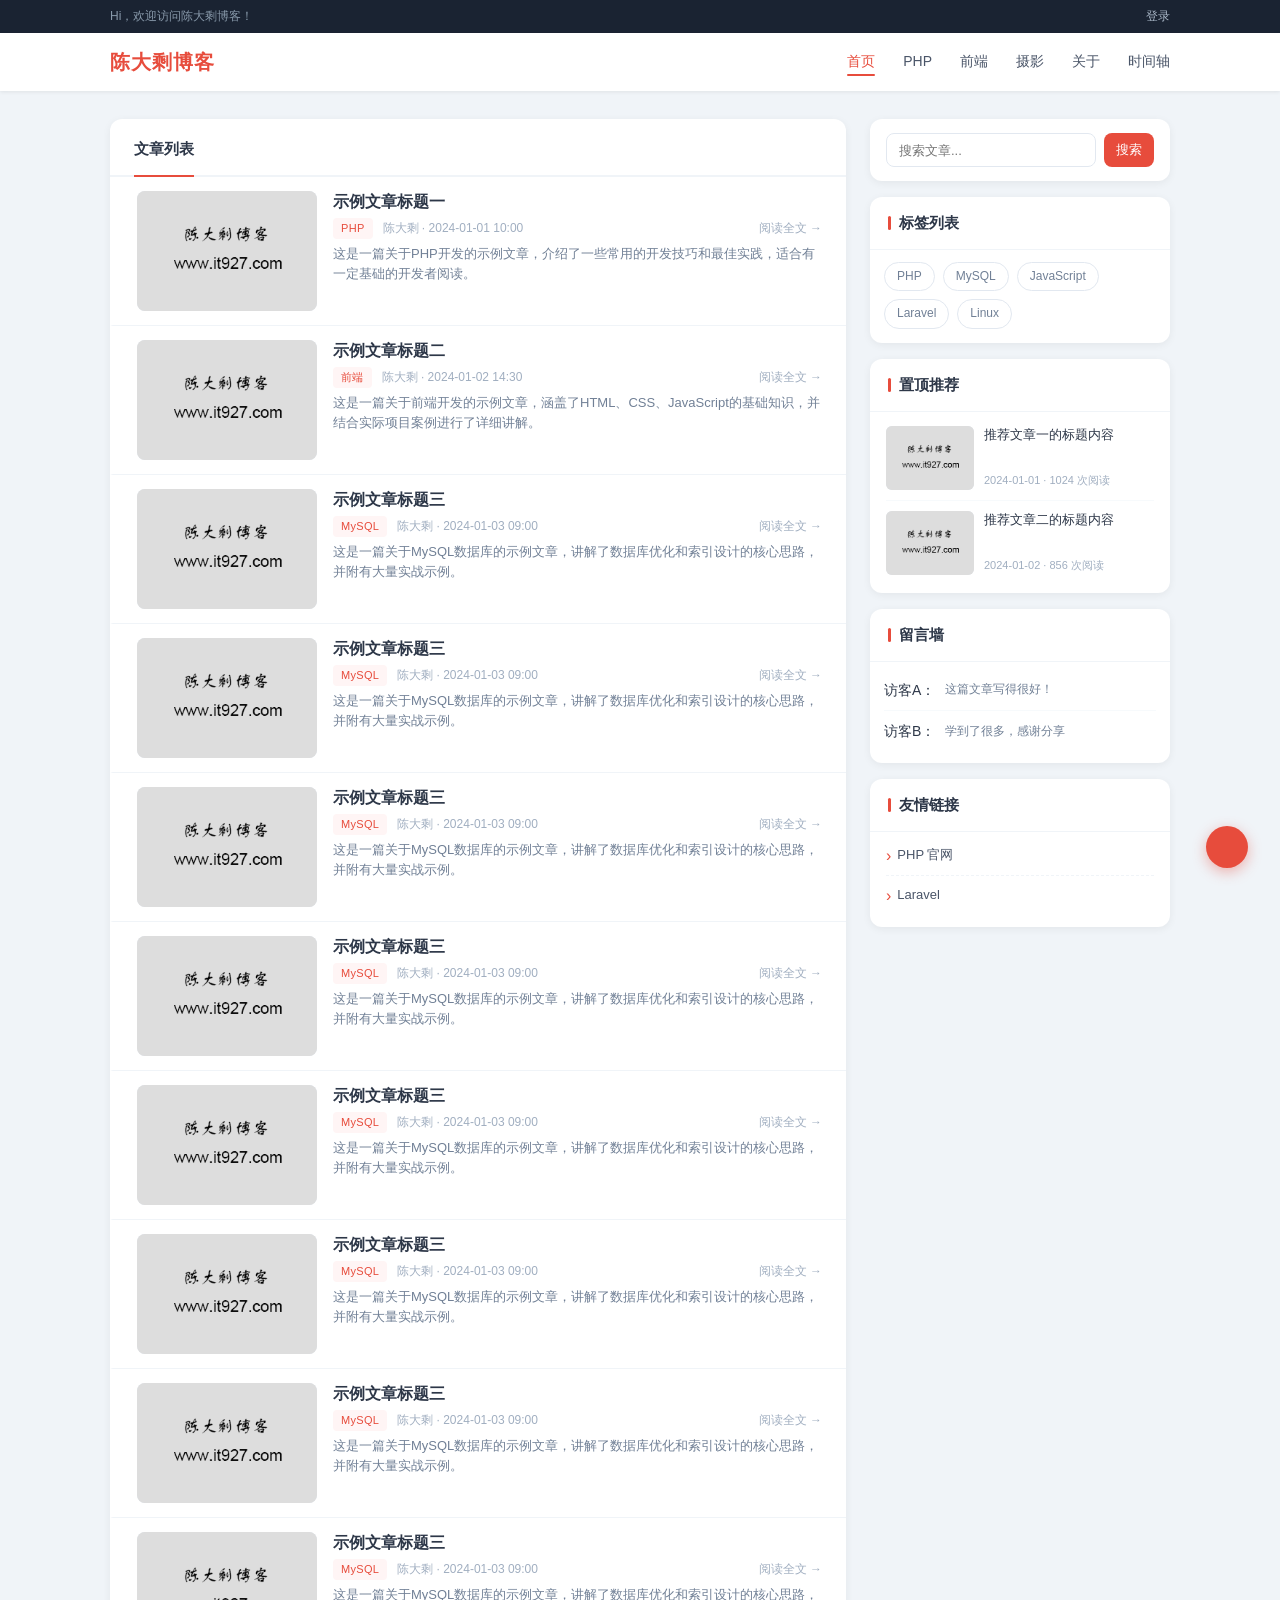
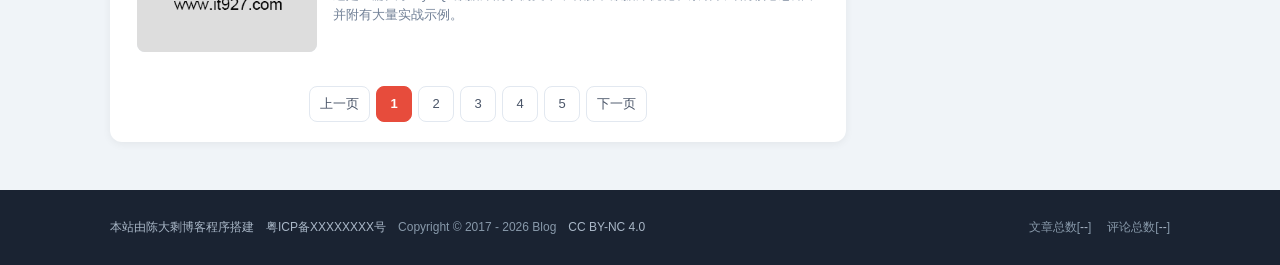
<file: index.html>
<!doctype html>
<html lang="zh-CN">
<head>
    <meta charset="UTF-8">
    <meta name="viewport" content="width=device-width, initial-scale=1.0">
    <title>陈大剩博客</title>
    <meta name="keywords" content="Cxb,php全栈成长之路,陈大剩博客,php程序员,全栈成长之路"/>
    <meta name="description" content="一位正在努力的程序员,记录自己的成长之路！php全栈成长之路,陈大剩博客"/>
    <link rel="shortcut icon" href="/favicon.ico" type="image/x-icon">
    <link rel="stylesheet" href="css/common.css">
</head>
<body>

<!-- 顶部提示栏 -->
<div class="top-bar">
    <div class="container">
        <div class="top-bar-inner">
            <span>Hi，欢迎访问陈大剩博客！</span>
            <a href="#">登录</a>
        </div>
    </div>
</div>

<!-- 导航 -->
<header class="site-header">
    <div class="container">
        <div class="header-inner">
            <a href="index.html" class="site-logo">陈大剩博客</a>
            <nav class="site-nav">
                <a href="index.html" class="active">首页</a>
                <a href="index.html">PHP</a>
                <a href="index.html">前端</a>
                <a href="photo.html">摄影</a>
                <a href="about.html">关于</a>
                <a href="time.html">时间轴</a>
            </nav>
            <button class="nav-toggle" id="navToggle" aria-label="菜单">
                <span></span><span></span><span></span>
            </button>
        </div>
    </div>
    <div class="mobile-nav" id="mobileNav">
        <a href="index.html" class="active">首页</a>
        <a href="index.html">PHP</a>
        <a href="index.html">前端</a>
        <a href="photo.html">摄影</a>
        <a href="about.html">关于</a>
        <a href="time.html">时间轴</a>
    </div>
</header>

<!-- 主内容 -->
<div class="main-wrap">
    <div class="container">
        <div class="main-grid">

            <!-- 文章列表 -->
            <div>
                <div class="articles-section">
                    <div class="section-header">
                        <span class="section-title">文章列表</span>
                    </div>

                    <div class="article-card">
                        <div class="article-thumb">
                            <a href="article.html"><img src="img.png" alt="示例文章标题一"></a>
                        </div>
                        <div class="article-body">
                            <div>
                                <a href="article.html" class="article-title">示例文章标题一</a>
                                <div class="article-meta">
                                    <span class="cat">PHP</span>陈大剩 · 2024-01-01 10:00
                                    <a href="article.html" class="read-more">阅读全文</a>
                                </div>
                                <div class="article-desc">这是一篇关于PHP开发的示例文章，介绍了一些常用的开发技巧和最佳实践，适合有一定基础的开发者阅读。</div>
                            </div>
                        </div>
                    </div>

                    <div class="article-card">
                        <div class="article-thumb">
                            <a href="article.html"><img src="img.png" alt="示例文章标题二"></a>
                        </div>
                        <div class="article-body">
                            <div>
                                <a href="article.html" class="article-title">示例文章标题二</a>
                                <div class="article-meta">
                                    <span class="cat">前端</span>陈大剩 · 2024-01-02 14:30
                                    <a href="article.html" class="read-more">阅读全文</a>
                                </div>
                                <div class="article-desc">这是一篇关于前端开发的示例文章，涵盖了HTML、CSS、JavaScript的基础知识，并结合实际项目案例进行了详细讲解。</div>
                            </div>
                        </div>
                    </div>

                    <div class="article-card">
                        <div class="article-thumb">
                            <a href="article.html"><img src="img.png" alt="示例文章标题三"></a>
                        </div>
                        <div class="article-body">
                            <div>
                                <a href="article.html" class="article-title">示例文章标题三</a>
                                <div class="article-meta">
                                    <span class="cat">MySQL</span>陈大剩 · 2024-01-03 09:00
                                    <a href="article.html" class="read-more">阅读全文</a>
                                </div>
                                <div class="article-desc">这是一篇关于MySQL数据库的示例文章，讲解了数据库优化和索引设计的核心思路，并附有大量实战示例。</div>
                            </div>
                        </div>
                    </div>
                    <div class="article-card">
                        <div class="article-thumb">
                            <a href="article.html"><img src="img.png" alt="示例文章标题三"></a>
                        </div>
                        <div class="article-body">
                            <div>
                                <a href="article.html" class="article-title">示例文章标题三</a>
                                <div class="article-meta">
                                    <span class="cat">MySQL</span>陈大剩 · 2024-01-03 09:00
                                    <a href="article.html" class="read-more">阅读全文</a>
                                </div>
                                <div class="article-desc">这是一篇关于MySQL数据库的示例文章，讲解了数据库优化和索引设计的核心思路，并附有大量实战示例。</div>
                            </div>
                        </div>
                    </div>
                    <div class="article-card">
                        <div class="article-thumb">
                            <a href="article.html"><img src="img.png" alt="示例文章标题三"></a>
                        </div>
                        <div class="article-body">
                            <div>
                                <a href="article.html" class="article-title">示例文章标题三</a>
                                <div class="article-meta">
                                    <span class="cat">MySQL</span>陈大剩 · 2024-01-03 09:00
                                    <a href="article.html" class="read-more">阅读全文</a>
                                </div>
                                <div class="article-desc">这是一篇关于MySQL数据库的示例文章，讲解了数据库优化和索引设计的核心思路，并附有大量实战示例。</div>
                            </div>
                        </div>
                    </div>
                    <div class="article-card">
                        <div class="article-thumb">
                            <a href="article.html"><img src="img.png" alt="示例文章标题三"></a>
                        </div>
                        <div class="article-body">
                            <div>
                                <a href="article.html" class="article-title">示例文章标题三</a>
                                <div class="article-meta">
                                    <span class="cat">MySQL</span>陈大剩 · 2024-01-03 09:00
                                    <a href="article.html" class="read-more">阅读全文</a>
                                </div>
                                <div class="article-desc">这是一篇关于MySQL数据库的示例文章，讲解了数据库优化和索引设计的核心思路，并附有大量实战示例。</div>
                            </div>
                        </div>
                    </div>
                    <div class="article-card">
                        <div class="article-thumb">
                            <a href="article.html"><img src="img.png" alt="示例文章标题三"></a>
                        </div>
                        <div class="article-body">
                            <div>
                                <a href="article.html" class="article-title">示例文章标题三</a>
                                <div class="article-meta">
                                    <span class="cat">MySQL</span>陈大剩 · 2024-01-03 09:00
                                    <a href="article.html" class="read-more">阅读全文</a>
                                </div>
                                <div class="article-desc">这是一篇关于MySQL数据库的示例文章，讲解了数据库优化和索引设计的核心思路，并附有大量实战示例。</div>
                            </div>
                        </div>
                    </div>
                    <div class="article-card">
                        <div class="article-thumb">
                            <a href="article.html"><img src="img.png" alt="示例文章标题三"></a>
                        </div>
                        <div class="article-body">
                            <div>
                                <a href="article.html" class="article-title">示例文章标题三</a>
                                <div class="article-meta">
                                    <span class="cat">MySQL</span>陈大剩 · 2024-01-03 09:00
                                    <a href="article.html" class="read-more">阅读全文</a>
                                </div>
                                <div class="article-desc">这是一篇关于MySQL数据库的示例文章，讲解了数据库优化和索引设计的核心思路，并附有大量实战示例。</div>
                            </div>
                        </div>
                    </div>
                    <div class="article-card">
                        <div class="article-thumb">
                            <a href="article.html"><img src="img.png" alt="示例文章标题三"></a>
                        </div>
                        <div class="article-body">
                            <div>
                                <a href="article.html" class="article-title">示例文章标题三</a>
                                <div class="article-meta">
                                    <span class="cat">MySQL</span>陈大剩 · 2024-01-03 09:00
                                    <a href="article.html" class="read-more">阅读全文</a>
                                </div>
                                <div class="article-desc">这是一篇关于MySQL数据库的示例文章，讲解了数据库优化和索引设计的核心思路，并附有大量实战示例。</div>
                            </div>
                        </div>
                    </div>
                    <div class="article-card">
                        <div class="article-thumb">
                            <a href="article.html"><img src="img.png" alt="示例文章标题三"></a>
                        </div>
                        <div class="article-body">
                            <div>
                                <a href="article.html" class="article-title">示例文章标题三</a>
                                <div class="article-meta">
                                    <span class="cat">MySQL</span>陈大剩 · 2024-01-03 09:00
                                    <a href="article.html" class="read-more">阅读全文</a>
                                </div>
                                <div class="article-desc">这是一篇关于MySQL数据库的示例文章，讲解了数据库优化和索引设计的核心思路，并附有大量实战示例。</div>
                            </div>
                        </div>
                    </div>

                    <!-- 分页 -->
                    <div class="pagination">
                        <a href="#">上一页</a>
                        <span class="active">1</span>
                        <a href="#">2</a>
                        <a href="#">3</a>
                        <a href="#">4</a>
                        <a href="#">5</a>
                        <a href="#">下一页</a>
                    </div>
                </div>
            </div>

            <!-- 右侧边栏 -->
            <aside class="sidebar">

                <!-- 搜索 -->
                <div class="sidebar-card">
                    <form action="/search" class="search-box" method="get">
                        <input type="text" class="search-input" name="wd" placeholder="搜索文章...">
                        <button type="submit" class="search-btn">搜索</button>
                    </form>
                </div>

                <!-- 标签 -->
                <div class="sidebar-card">
                    <div class="sidebar-title">标签列表</div>
                    <div class="tags-wrap">
                        <a href="index.html" class="tag">PHP</a>
                        <a href="index.html" class="tag">MySQL</a>
                        <a href="index.html" class="tag">JavaScript</a>
                        <a href="index.html" class="tag">Laravel</a>
                        <a href="index.html" class="tag">Linux</a>
                    </div>
                </div>

                <!-- 置顶推荐 -->
                <div class="sidebar-card">
                    <div class="sidebar-title">置顶推荐</div>
                    <div class="recommend-list">
                        <div class="recommend-item">
                            <div class="rec-thumb">
                                <a href="article.html"><img src="img.png" alt="推荐文章一"></a>
                            </div>
                            <div class="rec-info">
                                <a href="article.html" class="rec-title">推荐文章一的标题内容</a>
                                <div class="rec-meta">2024-01-01 · 1024 次阅读</div>
                            </div>
                        </div>
                        <div class="recommend-item">
                            <div class="rec-thumb">
                                <a href="article.html"><img src="img.png" alt="推荐文章二"></a>
                            </div>
                            <div class="rec-info">
                                <a href="article.html" class="rec-title">推荐文章二的标题内容</a>
                                <div class="rec-meta">2024-01-02 · 856 次阅读</div>
                            </div>
                        </div>
                    </div>
                </div>

                <!-- 留言墙 -->
                <div class="sidebar-card">
                    <div class="sidebar-title">留言墙</div>
                    <div class="msg-list">
                        <div class="msg-item">
                            <span class="msg-author">访客A：</span>
                            <span class="msg-text">这篇文章写得很好！</span>
                        </div>
                        <div class="msg-item">
                            <span class="msg-author">访客B：</span>
                            <span class="msg-text">学到了很多，感谢分享</span>
                        </div>
                    </div>
                </div>

                <!-- 友情链接 -->
                <div class="sidebar-card">
                    <div class="sidebar-title">友情链接</div>
                    <div class="links-list">
                        <a href="https://www.php.net" target="_blank">PHP 官网</a>
                        <a href="https://laravel.com" target="_blank">Laravel</a>
                    </div>
                </div>

            </aside>
        </div>
    </div>
</div>

<!-- 页脚 -->
<footer class="site-footer">
    <div class="container">
        <div class="footer-inner">
            <div class="footer-links">
                <a href="https://github.com/qq851145971/blog">本站由陈大剩博客程序搭建</a>
                <a href="https://beian.miit.gov.cn/#/Integrated/index" target="_blank">粤ICP备XXXXXXXX号</a>
                <span>Copyright © 2017 - 2026 Blog</span>
                <a href="https://creativecommons.org/licenses/by-nc/4.0/deed.zh" target="_blank">CC BY-NC 4.0</a>
            </div>
            <div class="footer-stats">
                <span>文章总数[<em>--</em>]</span>
                <span>评论总数[<em>--</em>]</span>
            </div>
        </div>
    </div>
</footer>

<!-- 回到顶部 -->
<div class="back-top">
    <i class="iconfont icon-dingbu"></i>
</div>

<script>
    document.getElementById('navToggle').addEventListener('click', function() {
        this.classList.toggle('open');
        document.getElementById('mobileNav').classList.toggle('open');
    });
    document.querySelector('.back-top').addEventListener('click', function() {
        window.scrollTo({ top: 0, behavior: 'smooth' });
    });
</script>

</body>
</html>
</file>
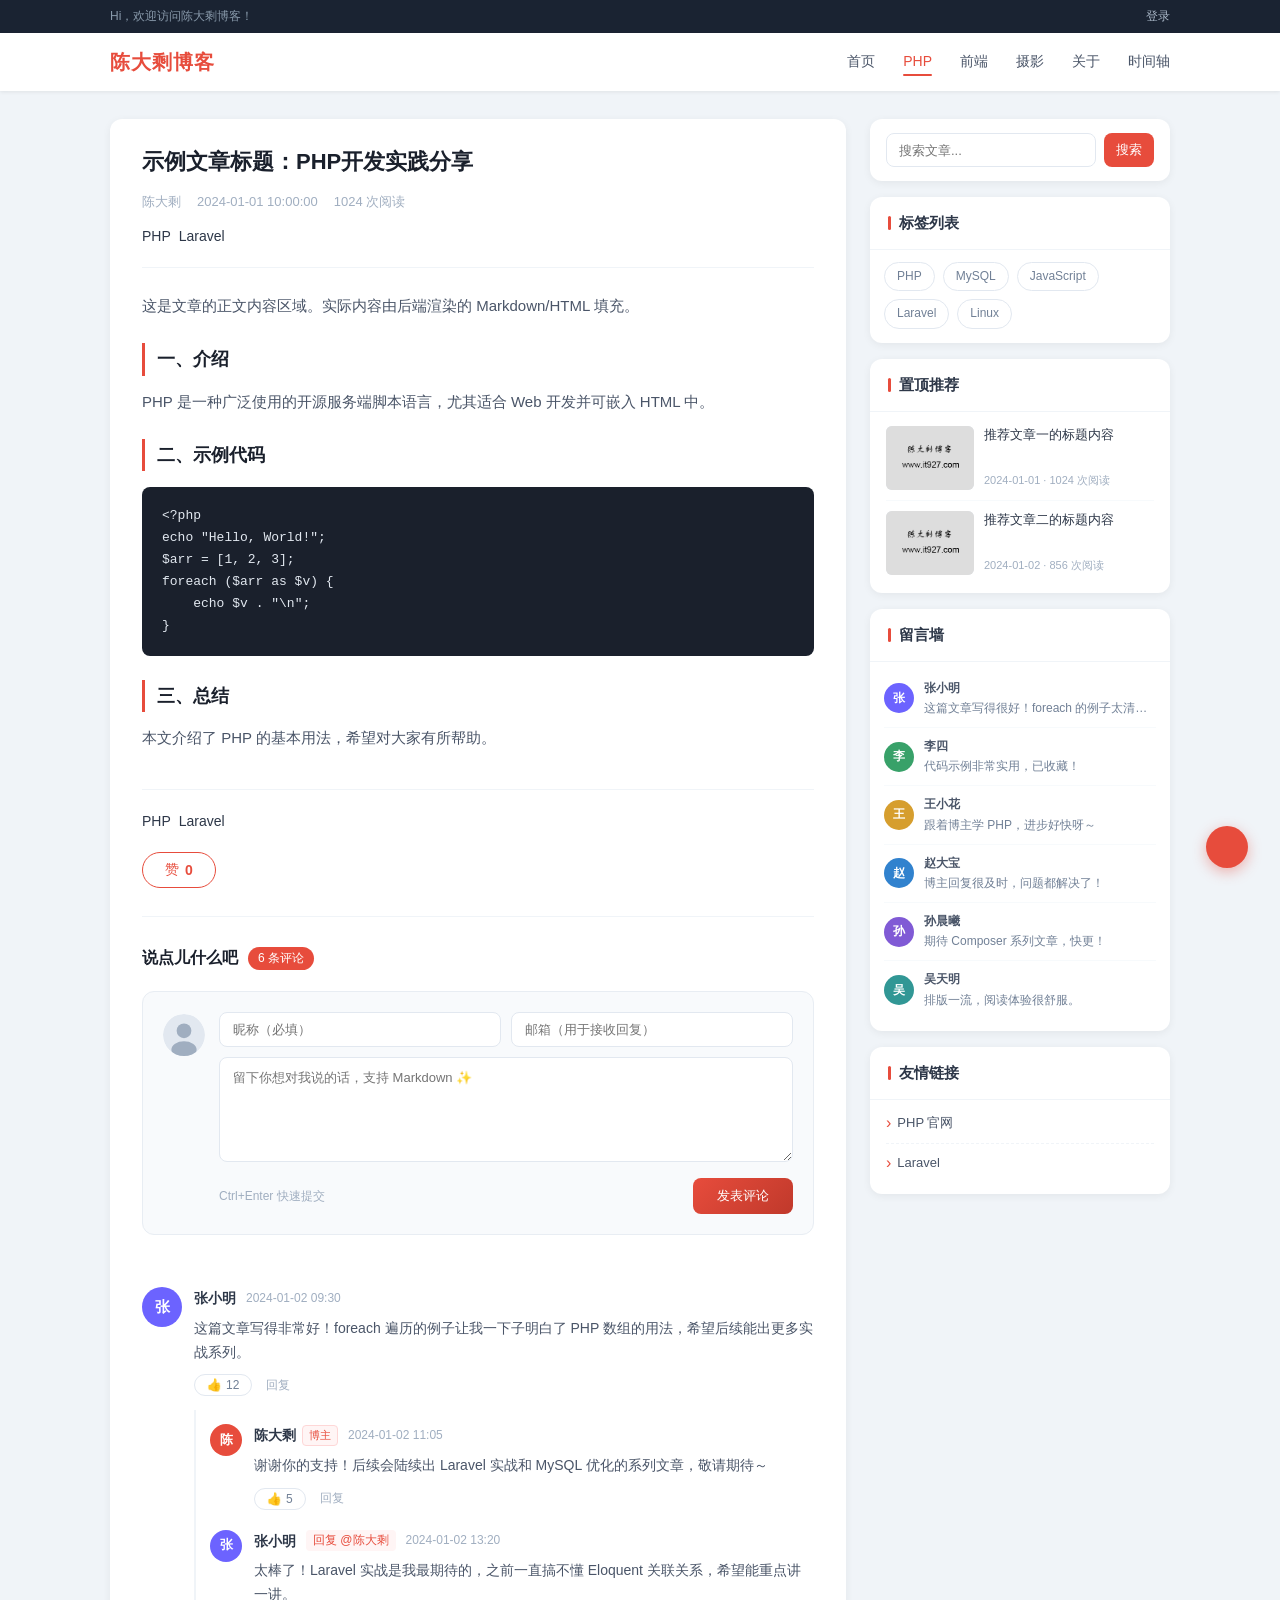
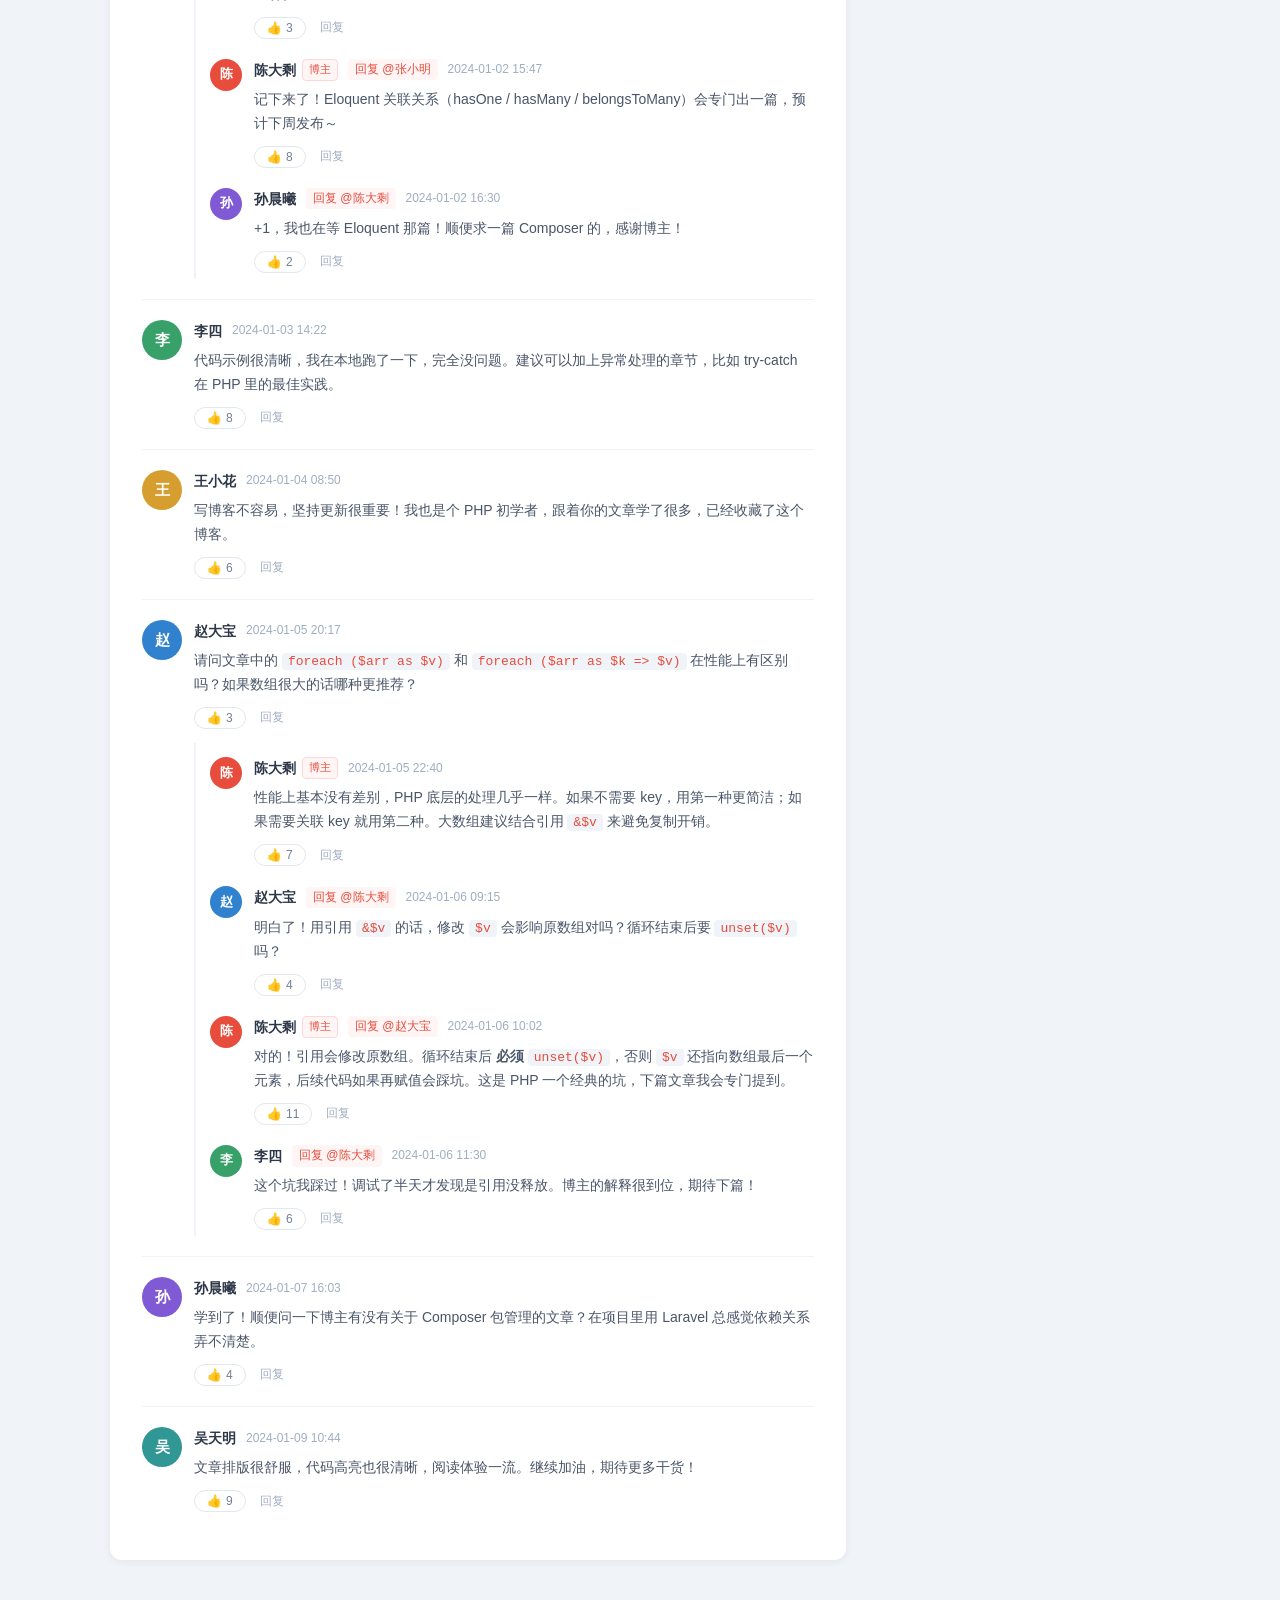
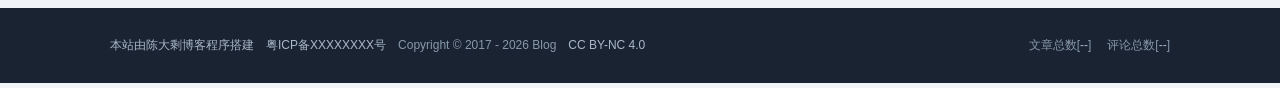
<file: article.html>
<!doctype html>
<html lang="zh-CN">
<head>
    <meta charset="UTF-8">
    <meta name="viewport" content="width=device-width, initial-scale=1.0">
    <title>示例文章标题 - 陈大剩博客</title>
    <meta name="keywords" content="PHP,示例文章,陈大剩博客"/>
    <meta name="description" content="这是一篇示例文章的描述内容"/>
    <meta name="author" content="Cxb,chenDasheng"/>
    <link rel="shortcut icon" href="/favicon.ico" type="image/x-icon">
    <link rel="stylesheet" href="css/common.css">
    <link rel="stylesheet" href="css/article.css">
</head>
<body>

<!-- 顶部提示栏 -->
<div class="top-bar">
    <div class="container">
        <div class="top-bar-inner">
            <span>Hi，欢迎访问陈大剩博客！</span>
            <a href="#">登录</a>
        </div>
    </div>
</div>

<!-- 导航 -->
<header class="site-header">
    <div class="container">
        <div class="header-inner">
            <a href="index.html" class="site-logo">陈大剩博客</a>
            <nav class="site-nav">
                <a href="index.html">首页</a>
                <a href="index.html" class="active">PHP</a>
                <a href="index.html">前端</a>
                <a href="photo.html">摄影</a>
                <a href="about.html">关于</a>
                <a href="time.html">时间轴</a>
            </nav>
            <button class="nav-toggle" id="navToggle" aria-label="菜单">
                <span></span><span></span><span></span>
            </button>
        </div>
    </div>
    <div class="mobile-nav" id="mobileNav">
        <a href="index.html">首页</a>
        <a href="index.html" class="active">PHP</a>
        <a href="index.html">前端</a>
        <a href="photo.html">摄影</a>
        <a href="about.html">关于</a>
        <a href="time.html">时间轴</a>
    </div>
</header>

<!-- 主内容 -->
<div class="main-wrap">
    <div class="container">
        <div class="main-grid">

            <!-- 文章主体 -->
            <div>
                <div class="article-detail">
                    <h1 class="article-detail-title">示例文章标题：PHP开发实践分享</h1>
                    <div class="article-detail-meta">
                        <span>陈大剩</span>
                        <span>2024-01-01 10:00:00</span>
                        <span>1024 次阅读</span>
                    </div>
                    <div class="article-detail-tags">
                        <span class="cat">PHP</span>
                        <span class="cat">Laravel</span>
                    </div>
                    <div class="article-detail-body">
                        <p>这是文章的正文内容区域。实际内容由后端渲染的 Markdown/HTML 填充。</p>
                        <h2>一、介绍</h2>
                        <p>PHP 是一种广泛使用的开源服务端脚本语言，尤其适合 Web 开发并可嵌入 HTML 中。</p>
                        <h2>二、示例代码</h2>
                        <pre><code class="language-php">&lt;?php
echo "Hello, World!";
$arr = [1, 2, 3];
foreach ($arr as $v) {
    echo $v . "\n";
}
</code></pre>
                        <h2>三、总结</h2>
                        <p>本文介绍了 PHP 的基本用法，希望对大家有所帮助。</p>
                    </div>
                    <div class="article-detail-tags">
                        <span class="cat">PHP</span>
                        <span class="cat">Laravel</span>
                    </div>

                    <!-- 点赞 -->
                    <div class="article-actions">
                        <button class="zan-btn" onclick="praise()">
                            赞 <span class="zan-count">0</span>
                        </button>
                    </div>

                    <!-- 评论 -->
                    <div class="comment-section">
                        <div class="comment-section-header">
                            <h2 class="comment-section-title">说点儿什么吧</h2>
                            <span class="comment-count">6 条评论</span>
                        </div>
                        <form class="comment-form">
                            <div class="comment-form-inputs">
                                <div class="comment-avatar-placeholder">
                                    <svg viewBox="0 0 40 40" fill="none" xmlns="http://www.w3.org/2000/svg"><circle cx="20" cy="20" r="20" fill="#e2e8f0"/><circle cx="20" cy="16" r="7" fill="#a0aec0"/><ellipse cx="20" cy="34" rx="12" ry="8" fill="#a0aec0"/></svg>
                                </div>
                                <div class="comment-form-fields">
                                    <div class="comment-form-row">
                                        <input class="comment-input" name="nickname" type="text" placeholder="昵称（必填）" aria-label="昵称">
                                        <input class="comment-input" name="email" type="email" placeholder="邮箱（用于接收回复）" aria-label="邮箱">
                                    </div>
                                    <textarea class="comment-textarea" name="content" rows="4" placeholder="留下你想对我说的话，支持 Markdown ✨" aria-label="评论内容"></textarea>
                                    <div class="comment-form-footer">
                                        <span class="comment-tip">Ctrl+Enter 快速提交</span>
                                        <button type="button" class="comment-submit">发表评论</button>
                                    </div>
                                </div>
                            </div>
                        </form>

                        <!-- 评论列表 -->
                        <div class="comment-list">

                            <div class="comment-item">
                                <div class="comment-avatar" style="background:#6c63ff;">张</div>
                                <div class="comment-content">
                                    <div class="comment-header">
                                        <span class="comment-author">张小明</span>
                                        <span class="comment-time">2024-01-02 09:30</span>
                                    </div>
                                    <div class="comment-body">这篇文章写得非常好！foreach 遍历的例子让我一下子明白了 PHP 数组的用法，希望后续能出更多实战系列。</div>
                                    <div class="comment-actions">
                                        <button class="comment-like-btn"><span>👍</span> 12</button>
                                        <a href="#" class="reply-btn">回复</a>
                                    </div>
                                    <!-- 嵌套回复 -->
                                    <div class="comment-replies">
                                        <div class="comment-item reply-item">
                                            <div class="comment-avatar" style="background:#e74c3c;">陈</div>
                                            <div class="comment-content">
                                                <div class="comment-header">
                                                    <span class="comment-author">陈大剩 <span class="author-badge">博主</span></span>
                                                    <span class="comment-time">2024-01-02 11:05</span>
                                                </div>
                                                <div class="comment-body">谢谢你的支持！后续会陆续出 Laravel 实战和 MySQL 优化的系列文章，敬请期待～</div>
                                                <div class="comment-actions">
                                                    <button class="comment-like-btn"><span>👍</span> 5</button>
                                                    <a href="#" class="reply-btn">回复</a>
                                                </div>
                                            </div>
                                        </div>
                                        <div class="comment-item reply-item">
                                            <div class="comment-avatar" style="background:#6c63ff;">张</div>
                                            <div class="comment-content">
                                                <div class="comment-header">
                                                    <span class="comment-author">张小明</span>
                                                    <span class="reply-at">回复 @陈大剩</span>
                                                    <span class="comment-time">2024-01-02 13:20</span>
                                                </div>
                                                <div class="comment-body">太棒了！Laravel 实战是我最期待的，之前一直搞不懂 Eloquent 关联关系，希望能重点讲一讲。</div>
                                                <div class="comment-actions">
                                                    <button class="comment-like-btn"><span>👍</span> 3</button>
                                                    <a href="#" class="reply-btn">回复</a>
                                                </div>
                                            </div>
                                        </div>
                                        <div class="comment-item reply-item">
                                            <div class="comment-avatar" style="background:#e74c3c;">陈</div>
                                            <div class="comment-content">
                                                <div class="comment-header">
                                                    <span class="comment-author">陈大剩 <span class="author-badge">博主</span></span>
                                                    <span class="reply-at">回复 @张小明</span>
                                                    <span class="comment-time">2024-01-02 15:47</span>
                                                </div>
                                                <div class="comment-body">记下来了！Eloquent 关联关系（hasOne / hasMany / belongsToMany）会专门出一篇，预计下周发布～</div>
                                                <div class="comment-actions">
                                                    <button class="comment-like-btn"><span>👍</span> 8</button>
                                                    <a href="#" class="reply-btn">回复</a>
                                                </div>
                                            </div>
                                        </div>
                                        <div class="comment-item reply-item">
                                            <div class="comment-avatar" style="background:#805ad5;">孙</div>
                                            <div class="comment-content">
                                                <div class="comment-header">
                                                    <span class="comment-author">孙晨曦</span>
                                                    <span class="reply-at">回复 @陈大剩</span>
                                                    <span class="comment-time">2024-01-02 16:30</span>
                                                </div>
                                                <div class="comment-body">+1，我也在等 Eloquent 那篇！顺便求一篇 Composer 的，感谢博主！</div>
                                                <div class="comment-actions">
                                                    <button class="comment-like-btn"><span>👍</span> 2</button>
                                                    <a href="#" class="reply-btn">回复</a>
                                                </div>
                                            </div>
                                        </div>
                                    </div>
                                </div>
                            </div>

                            <div class="comment-item">
                                <div class="comment-avatar" style="background:#38a169;">李</div>
                                <div class="comment-content">
                                    <div class="comment-header">
                                        <span class="comment-author">李四</span>
                                        <span class="comment-time">2024-01-03 14:22</span>
                                    </div>
                                    <div class="comment-body">代码示例很清晰，我在本地跑了一下，完全没问题。建议可以加上异常处理的章节，比如 try-catch 在 PHP 里的最佳实践。</div>
                                    <div class="comment-actions">
                                        <button class="comment-like-btn"><span>👍</span> 8</button>
                                        <a href="#" class="reply-btn">回复</a>
                                    </div>
                                </div>
                            </div>

                            <div class="comment-item">
                                <div class="comment-avatar" style="background:#d69e2e;">王</div>
                                <div class="comment-content">
                                    <div class="comment-header">
                                        <span class="comment-author">王小花</span>
                                        <span class="comment-time">2024-01-04 08:50</span>
                                    </div>
                                    <div class="comment-body">写博客不容易，坚持更新很重要！我也是个 PHP 初学者，跟着你的文章学了很多，已经收藏了这个博客。</div>
                                    <div class="comment-actions">
                                        <button class="comment-like-btn"><span>👍</span> 6</button>
                                        <a href="#" class="reply-btn">回复</a>
                                    </div>
                                </div>
                            </div>

                            <div class="comment-item">
                                <div class="comment-avatar" style="background:#3182ce;">赵</div>
                                <div class="comment-content">
                                    <div class="comment-header">
                                        <span class="comment-author">赵大宝</span>
                                        <span class="comment-time">2024-01-05 20:17</span>
                                    </div>
                                    <div class="comment-body">请问文章中的 <code>foreach ($arr as $v)</code> 和 <code>foreach ($arr as $k => $v)</code> 在性能上有区别吗？如果数组很大的话哪种更推荐？</div>
                                    <div class="comment-actions">
                                        <button class="comment-like-btn"><span>👍</span> 3</button>
                                        <a href="#" class="reply-btn">回复</a>
                                    </div>
                                    <div class="comment-replies">
                                        <div class="comment-item reply-item">
                                            <div class="comment-avatar" style="background:#e74c3c;">陈</div>
                                            <div class="comment-content">
                                                <div class="comment-header">
                                                    <span class="comment-author">陈大剩 <span class="author-badge">博主</span></span>
                                                    <span class="comment-time">2024-01-05 22:40</span>
                                                </div>
                                                <div class="comment-body">性能上基本没有差别，PHP 底层的处理几乎一样。如果不需要 key，用第一种更简洁；如果需要关联 key 就用第二种。大数组建议结合引用 <code>&$v</code> 来避免复制开销。</div>
                                                <div class="comment-actions">
                                                    <button class="comment-like-btn"><span>👍</span> 7</button>
                                                    <a href="#" class="reply-btn">回复</a>
                                                </div>
                                            </div>
                                        </div>
                                        <div class="comment-item reply-item">
                                            <div class="comment-avatar" style="background:#3182ce;">赵</div>
                                            <div class="comment-content">
                                                <div class="comment-header">
                                                    <span class="comment-author">赵大宝</span>
                                                    <span class="reply-at">回复 @陈大剩</span>
                                                    <span class="comment-time">2024-01-06 09:15</span>
                                                </div>
                                                <div class="comment-body">明白了！用引用 <code>&$v</code> 的话，修改 <code>$v</code> 会影响原数组对吗？循环结束后要 <code>unset($v)</code> 吗？</div>
                                                <div class="comment-actions">
                                                    <button class="comment-like-btn"><span>👍</span> 4</button>
                                                    <a href="#" class="reply-btn">回复</a>
                                                </div>
                                            </div>
                                        </div>
                                        <div class="comment-item reply-item">
                                            <div class="comment-avatar" style="background:#e74c3c;">陈</div>
                                            <div class="comment-content">
                                                <div class="comment-header">
                                                    <span class="comment-author">陈大剩 <span class="author-badge">博主</span></span>
                                                    <span class="reply-at">回复 @赵大宝</span>
                                                    <span class="comment-time">2024-01-06 10:02</span>
                                                </div>
                                                <div class="comment-body">对的！引用会修改原数组。循环结束后 <strong>必须</strong> <code>unset($v)</code>，否则 <code>$v</code> 还指向数组最后一个元素，后续代码如果再赋值会踩坑。这是 PHP 一个经典的坑，下篇文章我会专门提到。</div>
                                                <div class="comment-actions">
                                                    <button class="comment-like-btn"><span>👍</span> 11</button>
                                                    <a href="#" class="reply-btn">回复</a>
                                                </div>
                                            </div>
                                        </div>
                                        <div class="comment-item reply-item">
                                            <div class="comment-avatar" style="background:#38a169;">李</div>
                                            <div class="comment-content">
                                                <div class="comment-header">
                                                    <span class="comment-author">李四</span>
                                                    <span class="reply-at">回复 @陈大剩</span>
                                                    <span class="comment-time">2024-01-06 11:30</span>
                                                </div>
                                                <div class="comment-body">这个坑我踩过！调试了半天才发现是引用没释放。博主的解释很到位，期待下篇！</div>
                                                <div class="comment-actions">
                                                    <button class="comment-like-btn"><span>👍</span> 6</button>
                                                    <a href="#" class="reply-btn">回复</a>
                                                </div>
                                            </div>
                                        </div>
                                    </div>
                                </div>
                            </div>

                            <div class="comment-item">
                                <div class="comment-avatar" style="background:#805ad5;">孙</div>
                                <div class="comment-content">
                                    <div class="comment-header">
                                        <span class="comment-author">孙晨曦</span>
                                        <span class="comment-time">2024-01-07 16:03</span>
                                    </div>
                                    <div class="comment-body">学到了！顺便问一下博主有没有关于 Composer 包管理的文章？在项目里用 Laravel 总感觉依赖关系弄不清楚。</div>
                                    <div class="comment-actions">
                                        <button class="comment-like-btn"><span>👍</span> 4</button>
                                        <a href="#" class="reply-btn">回复</a>
                                    </div>
                                </div>
                            </div>

                            <div class="comment-item">
                                <div class="comment-avatar" style="background:#319795;">吴</div>
                                <div class="comment-content">
                                    <div class="comment-header">
                                        <span class="comment-author">吴天明</span>
                                        <span class="comment-time">2024-01-09 10:44</span>
                                    </div>
                                    <div class="comment-body">文章排版很舒服，代码高亮也很清晰，阅读体验一流。继续加油，期待更多干货！</div>
                                    <div class="comment-actions">
                                        <button class="comment-like-btn"><span>👍</span> 9</button>
                                        <a href="#" class="reply-btn">回复</a>
                                    </div>
                                </div>
                            </div>

                        </div>
                    </div>
                </div>
            </div>

            <!-- 右侧边栏 -->
            <aside class="sidebar">

                <!-- 搜索 -->
                <div class="sidebar-card">
                    <form action="/search" class="search-box" method="get">
                        <input type="text" class="search-input" name="wd" placeholder="搜索文章...">
                        <button type="submit" class="search-btn">搜索</button>
                    </form>
                </div>

                <!-- 标签 -->
                <div class="sidebar-card">
                    <div class="sidebar-title">标签列表</div>
                    <div class="tags-wrap">
                        <a href="index.html" class="tag">PHP</a>
                        <a href="index.html" class="tag">MySQL</a>
                        <a href="index.html" class="tag">JavaScript</a>
                        <a href="index.html" class="tag">Laravel</a>
                        <a href="index.html" class="tag">Linux</a>
                    </div>
                </div>

                <!-- 置顶推荐 -->
                <div class="sidebar-card">
                    <div class="sidebar-title">置顶推荐</div>
                    <div class="recommend-list">
                        <div class="recommend-item">
                            <div class="rec-thumb">
                                <a href="article.html"><img src="img.png" alt="推荐文章一"></a>
                            </div>
                            <div class="rec-info">
                                <a href="article.html" class="rec-title">推荐文章一的标题内容</a>
                                <div class="rec-meta">2024-01-01 · 1024 次阅读</div>
                            </div>
                        </div>
                        <div class="recommend-item">
                            <div class="rec-thumb">
                                <a href="article.html"><img src="img.png" alt="推荐文章二"></a>
                            </div>
                            <div class="rec-info">
                                <a href="article.html" class="rec-title">推荐文章二的标题内容</a>
                                <div class="rec-meta">2024-01-02 · 856 次阅读</div>
                            </div>
                        </div>
                    </div>
                </div>

                <!-- 留言墙 -->
                <div class="sidebar-card">
                    <div class="sidebar-title">留言墙</div>
                    <div class="msg-list">
                        <div class="msg-item">
                            <div class="msg-avatar" style="background:#6c63ff;">张</div>
                            <div class="msg-body">
                                <div class="msg-name">张小明</div>
                                <div class="msg-text">这篇文章写得很好！foreach 的例子太清晰了。</div>
                            </div>
                        </div>
                        <div class="msg-item">
                            <div class="msg-avatar" style="background:#38a169;">李</div>
                            <div class="msg-body">
                                <div class="msg-name">李四</div>
                                <div class="msg-text">代码示例非常实用，已收藏！</div>
                            </div>
                        </div>
                        <div class="msg-item">
                            <div class="msg-avatar" style="background:#d69e2e;">王</div>
                            <div class="msg-body">
                                <div class="msg-name">王小花</div>
                                <div class="msg-text">跟着博主学 PHP，进步好快呀～</div>
                            </div>
                        </div>
                        <div class="msg-item">
                            <div class="msg-avatar" style="background:#3182ce;">赵</div>
                            <div class="msg-body">
                                <div class="msg-name">赵大宝</div>
                                <div class="msg-text">博主回复很及时，问题都解决了！</div>
                            </div>
                        </div>
                        <div class="msg-item">
                            <div class="msg-avatar" style="background:#805ad5;">孙</div>
                            <div class="msg-body">
                                <div class="msg-name">孙晨曦</div>
                                <div class="msg-text">期待 Composer 系列文章，快更！</div>
                            </div>
                        </div>
                        <div class="msg-item">
                            <div class="msg-avatar" style="background:#319795;">吴</div>
                            <div class="msg-body">
                                <div class="msg-name">吴天明</div>
                                <div class="msg-text">排版一流，阅读体验很舒服。</div>
                            </div>
                        </div>
                    </div>
                </div>

                <!-- 友情链接 -->
                <div class="sidebar-card">
                    <div class="sidebar-title">友情链接</div>
                    <div class="links-list">
                        <a href="https://www.php.net" target="_blank">PHP 官网</a>
                        <a href="https://laravel.com" target="_blank">Laravel</a>
                    </div>
                </div>

            </aside>
        </div>
    </div>
</div>

<!-- 页脚 -->
<footer class="site-footer">
    <div class="container">
        <div class="footer-inner">
            <div class="footer-links">
                <a href="https://github.com/qq851145971/blog">本站由陈大剩博客程序搭建</a>
                <a href="https://beian.miit.gov.cn/#/Integrated/index" target="_blank">粤ICP备XXXXXXXX号</a>
                <span>Copyright © 2017 - 2026 Blog</span>
                <a href="https://creativecommons.org/licenses/by-nc/4.0/deed.zh" target="_blank">CC BY-NC 4.0</a>
            </div>
            <div class="footer-stats">
                <span>文章总数[<em>--</em>]</span>
                <span>评论总数[<em>--</em>]</span>
            </div>
        </div>
    </div>
</footer>

<!-- 回到顶部 -->
<div class="back-top">
    <i class="iconfont icon-dingbu"></i>
</div>

<script>
    document.getElementById('navToggle').addEventListener('click', function() {
        this.classList.toggle('open');
        document.getElementById('mobileNav').classList.toggle('open');
    });
    document.querySelector('.back-top').addEventListener('click', function() {
        window.scrollTo({ top: 0, behavior: 'smooth' });
    });
</script>

</body>
</html>
</file>
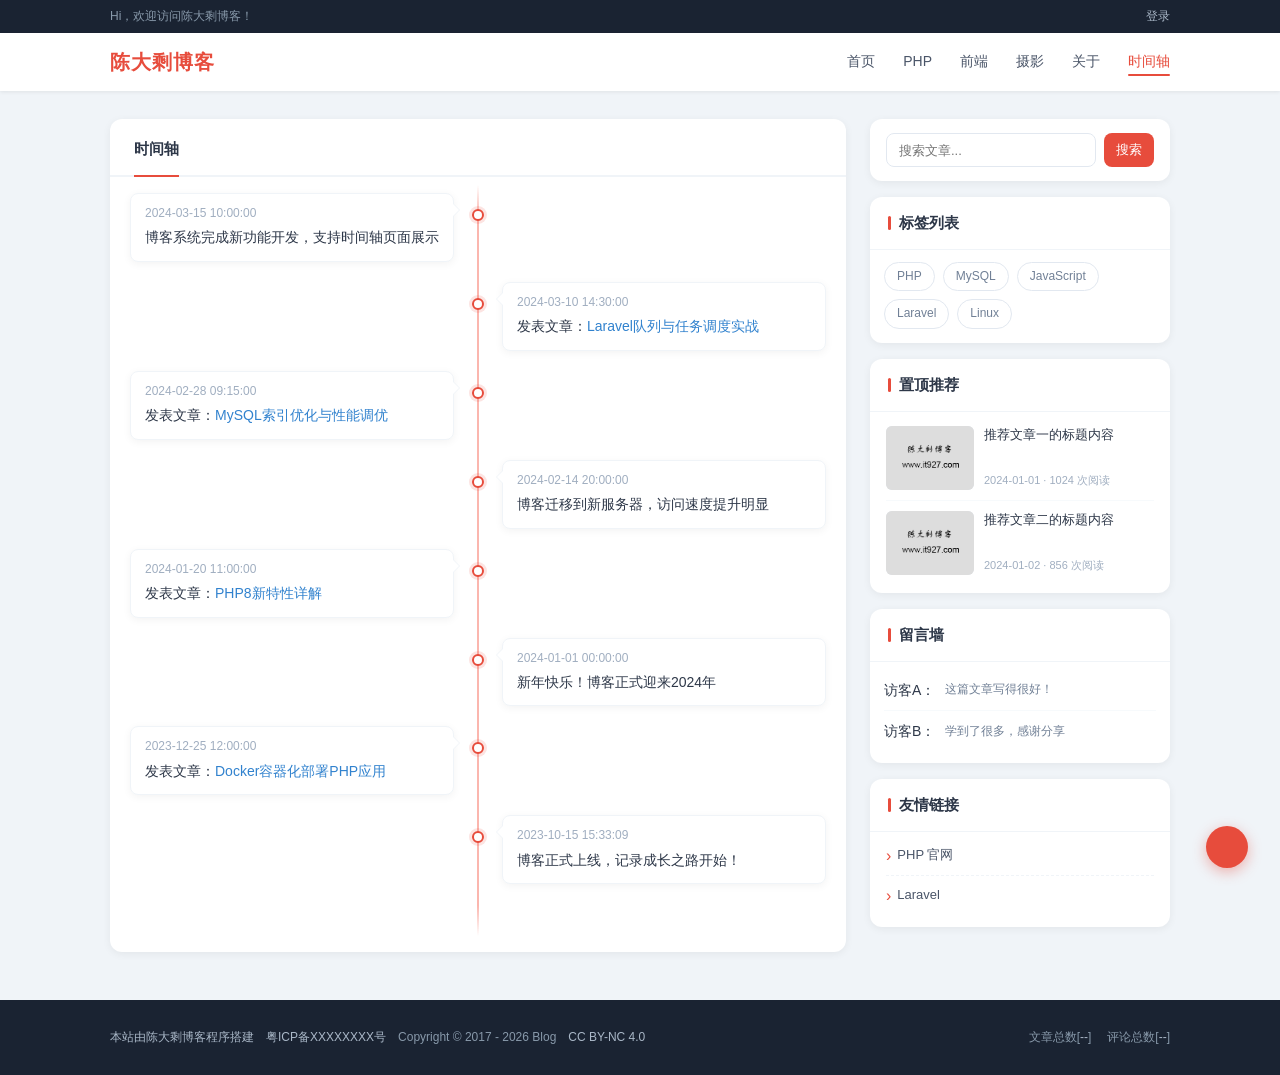
<file: time.html>
<!doctype html>
<html lang="zh-CN">
<head>
    <meta charset="UTF-8">
    <meta name="viewport" content="width=device-width, initial-scale=1.0">
    <title>时间轴 - 陈大剩博客</title>
    <meta name="keywords" content="时间轴,陈大剩博客,成长记录"/>
    <meta name="description" content="陈大剩博客时间轴，记录成长历程"/>
    <link rel="shortcut icon" href="/favicon.ico" type="image/x-icon">
    <link rel="stylesheet" href="css/common.css">
    <link rel="stylesheet" href="css/time.css">
</head>
<body>

<!-- 顶部提示栏 -->
<div class="top-bar">
    <div class="container">
        <div class="top-bar-inner">
            <span>Hi，欢迎访问陈大剩博客！</span>
            <a href="#">登录</a>
        </div>
    </div>
</div>

<!-- 导航 -->
<header class="site-header">
    <div class="container">
        <div class="header-inner">
            <a href="index.html" class="site-logo">陈大剩博客</a>
            <nav class="site-nav">
                <a href="index.html">首页</a>
                <a href="index.html">PHP</a>
                <a href="index.html">前端</a>
                <a href="photo.html">摄影</a>
                <a href="about.html">关于</a>
                <a href="time.html" class="active">时间轴</a>
            </nav>
            <button class="nav-toggle" id="navToggle" aria-label="菜单">
                <span></span><span></span><span></span>
            </button>
        </div>
    </div>
    <div class="mobile-nav" id="mobileNav">
        <a href="index.html">首页</a>
        <a href="index.html">PHP</a>
        <a href="index.html">前端</a>
        <a href="photo.html">摄影</a>
        <a href="about.html">关于</a>
        <a href="time.html" class="active">时间轴</a>
    </div>
</header>

<!-- 主内容 -->
<div class="main-wrap">
    <div class="container">
        <div class="main-grid">

            <!-- 时间轴 -->
            <div>
                <div class="articles-section">
                    <div class="section-header">
                        <span class="section-title">时间轴</span>
                    </div>
                    <div class="time-line">
                        <ul class="time-axis">
                            <li>
                                <div class="direction direction-l">
                                    <div class="flag-wrapper">
                                        <span class="dot"></span>
                                        <span class="time-wrapper">2024-03-15 10:00:00</span>
                                        <p class="flag">博客系统完成新功能开发，支持时间轴页面展示</p>
                                    </div>
                                </div>
                            </li>
                            <li>
                                <div class="direction direction-r">
                                    <div class="flag-wrapper">
                                        <span class="dot"></span>
                                        <span class="time-wrapper">2024-03-10 14:30:00</span>
                                        <p class="flag">发表文章：<a href="article.html">Laravel队列与任务调度实战</a></p>
                                    </div>
                                </div>
                            </li>
                            <li>
                                <div class="direction direction-l">
                                    <div class="flag-wrapper">
                                        <span class="dot"></span>
                                        <span class="time-wrapper">2024-02-28 09:15:00</span>
                                        <p class="flag">发表文章：<a href="article.html">MySQL索引优化与性能调优</a></p>
                                    </div>
                                </div>
                            </li>
                            <li>
                                <div class="direction direction-r">
                                    <div class="flag-wrapper">
                                        <span class="dot"></span>
                                        <span class="time-wrapper">2024-02-14 20:00:00</span>
                                        <p class="flag">博客迁移到新服务器，访问速度提升明显</p>
                                    </div>
                                </div>
                            </li>
                            <li>
                                <div class="direction direction-l">
                                    <div class="flag-wrapper">
                                        <span class="dot"></span>
                                        <span class="time-wrapper">2024-01-20 11:00:00</span>
                                        <p class="flag">发表文章：<a href="article.html">PHP8新特性详解</a></p>
                                    </div>
                                </div>
                            </li>
                            <li>
                                <div class="direction direction-r">
                                    <div class="flag-wrapper">
                                        <span class="dot"></span>
                                        <span class="time-wrapper">2024-01-01 00:00:00</span>
                                        <p class="flag">新年快乐！博客正式迎来2024年</p>
                                    </div>
                                </div>
                            </li>
                            <li>
                                <div class="direction direction-l">
                                    <div class="flag-wrapper">
                                        <span class="dot"></span>
                                        <span class="time-wrapper">2023-12-25 12:00:00</span>
                                        <p class="flag">发表文章：<a href="article.html">Docker容器化部署PHP应用</a></p>
                                    </div>
                                </div>
                            </li>
                            <li>
                                <div class="direction direction-r">
                                    <div class="flag-wrapper">
                                        <span class="dot"></span>
                                        <span class="time-wrapper">2023-10-15 15:33:09</span>
                                        <p class="flag">博客正式上线，记录成长之路开始！</p>
                                    </div>
                                </div>
                            </li>
                        </ul>
                    </div>
                </div>
            </div>

            <!-- 右侧边栏 -->
            <aside class="sidebar">

                <!-- 搜索 -->
                <div class="sidebar-card">
                    <form action="/search" class="search-box" method="get">
                        <input type="text" class="search-input" name="wd" placeholder="搜索文章...">
                        <button type="submit" class="search-btn">搜索</button>
                    </form>
                </div>

                <!-- 标签 -->
                <div class="sidebar-card">
                    <div class="sidebar-title">标签列表</div>
                    <div class="tags-wrap">
                        <a href="index.html" class="tag">PHP</a>
                        <a href="index.html" class="tag">MySQL</a>
                        <a href="index.html" class="tag">JavaScript</a>
                        <a href="index.html" class="tag">Laravel</a>
                        <a href="index.html" class="tag">Linux</a>
                    </div>
                </div>

                <!-- 置顶推荐 -->
                <div class="sidebar-card">
                    <div class="sidebar-title">置顶推荐</div>
                    <div class="recommend-list">
                        <div class="recommend-item">
                            <div class="rec-thumb">
                                <a href="article.html"><img src="img.png" alt="推荐文章一"></a>
                            </div>
                            <div class="rec-info">
                                <a href="article.html" class="rec-title">推荐文章一的标题内容</a>
                                <div class="rec-meta">2024-01-01 · 1024 次阅读</div>
                            </div>
                        </div>
                        <div class="recommend-item">
                            <div class="rec-thumb">
                                <a href="article.html"><img src="img.png" alt="推荐文章二"></a>
                            </div>
                            <div class="rec-info">
                                <a href="article.html" class="rec-title">推荐文章二的标题内容</a>
                                <div class="rec-meta">2024-01-02 · 856 次阅读</div>
                            </div>
                        </div>
                    </div>
                </div>

                <!-- 留言墙 -->
                <div class="sidebar-card">
                    <div class="sidebar-title">留言墙</div>
                    <div class="msg-list">
                        <div class="msg-item">
                            <span class="msg-author">访客A：</span>
                            <span class="msg-text">这篇文章写得很好！</span>
                        </div>
                        <div class="msg-item">
                            <span class="msg-author">访客B：</span>
                            <span class="msg-text">学到了很多，感谢分享</span>
                        </div>
                    </div>
                </div>

                <!-- 友情链接 -->
                <div class="sidebar-card">
                    <div class="sidebar-title">友情链接</div>
                    <div class="links-list">
                        <a href="https://www.php.net" target="_blank">PHP 官网</a>
                        <a href="https://laravel.com" target="_blank">Laravel</a>
                    </div>
                </div>

            </aside>
        </div>
    </div>
</div>

<!-- 页脚 -->
<footer class="site-footer">
    <div class="container">
        <div class="footer-inner">
            <div class="footer-links">
                <a href="https://github.com/qq851145971/blog">本站由陈大剩博客程序搭建</a>
                <a href="https://beian.miit.gov.cn/#/Integrated/index" target="_blank">粤ICP备XXXXXXXX号</a>
                <span>Copyright © 2017 - 2026 Blog</span>
                <a href="https://creativecommons.org/licenses/by-nc/4.0/deed.zh" target="_blank">CC BY-NC 4.0</a>
            </div>
            <div class="footer-stats">
                <span>文章总数[<em>--</em>]</span>
                <span>评论总数[<em>--</em>]</span>
            </div>
        </div>
    </div>
</footer>

<!-- 回到顶部 -->
<div class="back-top">
    <i class="iconfont icon-dingbu"></i>
</div>

<script>
    document.getElementById('navToggle').addEventListener('click', function() {
        this.classList.toggle('open');
        document.getElementById('mobileNav').classList.toggle('open');
    });
    document.querySelector('.back-top').addEventListener('click', function() {
        window.scrollTo({ top: 0, behavior: 'smooth' });
    });
</script>

</body>
</html>
</file>
<file: css/common.css>
*, *::before, *::after { box-sizing: border-box; margin: 0; padding: 0; }

html { overflow-x: hidden; }

body {
    font-family: -apple-system, BlinkMacSystemFont, "Segoe UI", "PingFang SC", "Microsoft YaHei", sans-serif;
    background: #f0f4f8;
    color: #2d3748;
    line-height: 1.6;
    font-size: 14px;
    overflow-x: hidden;
}

a { text-decoration: none; color: inherit; }
img { display: block; max-width: 100%; }
ul { list-style: none; }

.container { max-width: 1100px; margin: 0 auto; padding: 0 20px; }

/* ===== TOP BAR ===== */
.top-bar {
    background: #1a2332;
    color: #8899aa;
    font-size: 12px;
    padding: 7px 0;
}
.top-bar-inner { display: flex; justify-content: space-between; align-items: center; }
.top-bar a { color: #aab8c8; transition: color .2s; }
.top-bar a:hover { color: #fff; }

/* ===== HEADER ===== */
.site-header {
    background: #fff;
    box-shadow: 0 1px 4px rgba(0,0,0,.08);
    position: sticky;
    top: 0;
    z-index: 100;
}
.header-inner {
    display: flex;
    align-items: center;
    justify-content: space-between;
    height: 58px;
}
.site-logo {
    font-size: 20px;
    font-weight: 700;
    color: #e74c3c;
    letter-spacing: 1px;
}
.site-nav { display: flex; gap: 28px; }
.site-nav a {
    font-size: 14px;
    color: #4a5568;
    transition: color .2s;
    position: relative;
    padding-bottom: 2px;
}
.site-nav a:hover { color: #e74c3c; }
.site-nav a.active { color: #e74c3c; }
.site-nav a.active::after {
    content: '';
    position: absolute;
    bottom: -2px;
    left: 0; right: 0;
    height: 2px;
    background: #e74c3c;
    border-radius: 2px;
}

/* ===== MAIN GRID ===== */
.main-wrap { padding: 28px 0 48px; }
.main-grid {
    display: grid;
    grid-template-columns: 1fr 300px;
    gap: 24px;
    align-items: start;
}

/* ===== ARTICLE LIST ===== */
.articles-section {
    background: #fff;
    border-radius: 12px;
    box-shadow: 0 2px 8px rgba(0,0,0,.06);
    overflow: hidden;
}
.section-header {
    padding: 18px 24px 0;
    border-bottom: 2px solid #f0f4f8;
    margin-bottom: 0;
}
.section-title {
    display: inline-block;
    font-size: 15px;
    font-weight: 600;
    color: #2d3748;
    padding-bottom: 14px;
    border-bottom: 2px solid #e74c3c;
    margin-bottom: -2px;
}

.article-card {
    display: flex;
    gap: 16px;
    padding: 14px 24px;
    border-bottom: 1px solid #f0f4f8;
    border-left: 3px solid transparent;
    transition: background .15s, border-color .15s;
}
.article-card:has(+ .pagination) { border-bottom: none; }
.article-card:hover { background: #fafbff; border-left-color: #e74c3c; }

.article-thumb {
    width: 180px;
    height: 120px;
    border-radius: 8px;
    overflow: hidden;
    flex-shrink: 0;
    background: #e2e8f0;
}
.article-thumb img { width: 100%; height: 100%; object-fit: cover; transition: transform .3s; }
.article-card:hover .article-thumb img { transform: scale(1.05); }

.article-body {
    flex: 1;
    min-width: 0;
}
.article-body > div { min-width: 0; }
.article-title {
    font-size: 16px;
    font-weight: 600;
    color: #2d3748;
    margin-bottom: 4px;
    display: block;
    transition: color .2s;
    line-height: 1.4;
}
.article-title:hover { color: #e74c3c; }

.article-meta {
    display: flex;
    align-items: center;
    gap: 4px;
    font-size: 12px;
    color: #a0aec0;
    margin-bottom: 5px;
    overflow: hidden;
}
.article-meta .cat {
    display: inline-block;
    background: #fff5f5;
    color: #e74c3c;
    border-radius: 4px;
    padding: 2px 8px;
    margin-right: 6px;
    font-size: 11px;
    font-weight: 500;
    letter-spacing: .3px;
}

.article-desc {
    font-size: 13px;
    color: #718096;
    line-height: 1.55;
    overflow: hidden;
    display: -webkit-box;
    -webkit-line-clamp: 2;
    -webkit-box-orient: vertical;
}

.article-footer { flex-shrink: 0; display: none; }
.read-more {
    display: inline-flex;
    align-items: center;
    gap: 3px;
    margin-left: auto;
    font-size: 12px;
    color: #a0aec0;
    transition: color .2s;
}
.read-more::after { content: '→'; transition: transform .2s; }
.read-more:hover { color: #e74c3c; }
.read-more:hover::after { transform: translateX(3px); }

/* ===== PAGINATION ===== */
.pagination {
    padding: 20px 24px;
    display: flex;
    justify-content: center;
    gap: 6px;
}
.pagination a,
.pagination span {
    display: inline-flex;
    align-items: center;
    justify-content: center;
    min-width: 36px;
    height: 36px;
    border-radius: 8px;
    font-size: 13px;
    border: 1px solid #e2e8f0;
    color: #4a5568;
    transition: all .2s;
    padding: 0 10px;
}
.pagination a:hover { border-color: #e74c3c; color: #e74c3c; }
.pagination .active { background: #e74c3c; color: #fff; border-color: #e74c3c; font-weight: 600; }

/* ===== SIDEBAR ===== */
.sidebar { display: flex; flex-direction: column; gap: 16px; }

.sidebar-card {
    background: #fff;
    border-radius: 12px;
    box-shadow: 0 2px 8px rgba(0,0,0,.06);
    overflow: hidden;
    transition: box-shadow .2s;
}
.sidebar-card:hover { box-shadow: 0 4px 16px rgba(0,0,0,.1); }

.sidebar-title {
    font-size: 15px;
    font-weight: 600;
    color: #2d3748;
    padding: 14px 18px;
    border-bottom: 1px solid #f0f4f8;
    display: flex;
    align-items: center;
    gap: 8px;
}
.sidebar-title::before {
    content: '';
    display: block;
    width: 3px;
    height: 14px;
    background: #e74c3c;
    border-radius: 2px;
    flex-shrink: 0;
}

/* Search */
.search-box {
    padding: 14px 16px;
    display: flex;
    gap: 8px;
}
.search-input {
    flex: 1;
    min-width: 0;
    padding: 8px 12px;
    border: 1px solid #e2e8f0;
    border-radius: 8px;
    font-size: 13px;
    outline: none;
    color: #2d3748;
    transition: border-color .2s;
    font-family: inherit;
}
.search-input:focus { border-color: #e74c3c; }
.search-btn {
    background: #e74c3c;
    color: #fff;
    border: none;
    border-radius: 8px;
    padding: 8px 12px;
    font-size: 13px;
    cursor: pointer;
    font-family: inherit;
    transition: opacity .2s;
    flex-shrink: 0;
}
.search-btn:hover { opacity: .85; }

/* Tags */
.tags-wrap { padding: 12px 14px 14px; display: flex; flex-wrap: wrap; gap: 8px; }
.tag {
    padding: 4px 12px;
    border-radius: 20px;
    font-size: 12px;
    border: 1px solid #e2e8f0;
    color: #718096;
    transition: all .2s;
}
.tag:hover { border-color: #e74c3c; color: #e74c3c; background: #fff5f5; }

/* Recommended */
.recommend-list { padding: 4px 16px 8px; }
.recommend-item {
    display: flex;
    gap: 10px;
    padding: 10px 0;
    border-bottom: 1px solid #f7fafc;
}
.recommend-item:last-child { border-bottom: none; }
.rec-thumb {
    width: 88px;
    height: 64px;
    border-radius: 6px;
    overflow: hidden;
    flex-shrink: 0;
    background: #e2e8f0;
}
.rec-thumb img { width: 100%; height: 100%; object-fit: cover; }
.rec-info { flex: 1; display: flex; flex-direction: column; justify-content: space-between; }
.rec-title {
    font-size: 13px;
    color: #2d3748;
    line-height: 1.4;
    overflow: hidden;
    display: -webkit-box;
    -webkit-line-clamp: 2;
    -webkit-box-orient: vertical;
    transition: color .2s;
}
.rec-title:hover { color: #e74c3c; }
.rec-meta { font-size: 11px; color: #a0aec0; margin-top: 4px; }

/* Messages */
.msg-list { padding: 8px 14px 12px; display: flex; flex-direction: column; gap: 0; }

.msg-item {
    display: flex;
    align-items: center;
    gap: 10px;
    padding: 9px 0;
    border-bottom: 1px solid #f7fafc;
}

.msg-item:last-child { border-bottom: none; }

.msg-avatar {
    width: 30px;
    height: 30px;
    border-radius: 50%;
    flex-shrink: 0;
    display: flex;
    align-items: center;
    justify-content: center;
    color: #fff;
    font-size: 12px;
    font-weight: 700;
}

.msg-body { flex: 1; min-width: 0; }

.msg-name {
    font-size: 12px;
    font-weight: 600;
    color: #4a5568;
    margin-bottom: 1px;
}

.msg-text {
    font-size: 12px;
    color: #718096;
    overflow: hidden;
    text-overflow: ellipsis;
    white-space: nowrap;
    display: block;
}

/* Links */
.links-list { padding: 4px 16px 12px; }
.links-list a {
    display: flex;
    align-items: center;
    gap: 6px;
    padding: 9px 0;
    font-size: 13px;
    color: #4a5568;
    border-bottom: 1px dashed #f0f4f8;
    transition: color .2s;
}
.links-list a:last-child { border-bottom: none; }
.links-list a:hover { color: #e74c3c; }
.links-list a::before {
    content: '›';
    color: #e74c3c;
    font-size: 16px;
    line-height: 1;
}

/* ===== FOOTER ===== */
.site-footer {
    background: #1a2332;
    color: #8899aa;
    font-size: 12px;
    padding: 28px 0;
}
.footer-inner {
    display: flex;
    justify-content: space-between;
    align-items: center;
    flex-wrap: wrap;
    gap: 10px;
}
.footer-links { display: flex; flex-wrap: wrap; gap: 4px 12px; }
.footer-links a { color: #aab8c8; transition: color .2s; }
.footer-links a:hover { color: #fff; }
.footer-stats { display: flex; gap: 16px; color: #8899aa; }
.footer-stats em { color: #aab8c8; font-style: normal; }

/* ===== BACK TO TOP ===== */
.back-top {
    position: fixed;
    bottom: 32px;
    right: 32px;
    width: 42px;
    height: 42px;
    background: #e74c3c;
    color: #fff;
    border-radius: 50%;
    display: flex;
    align-items: center;
    justify-content: center;
    box-shadow: 0 4px 14px rgba(231,76,60,.4);
    cursor: pointer;
    font-size: 18px;
    transition: transform .2s;
}
.back-top:hover { transform: translateY(-3px); }

/* ===== NAV TOGGLE ===== */
.nav-toggle {
    display: none;
    flex-direction: column;
    justify-content: space-between;
    width: 24px;
    height: 18px;
    background: none;
    border: none;
    cursor: pointer;
    padding: 0;
}
.nav-toggle span {
    display: block;
    height: 2px;
    background: #4a5568;
    border-radius: 2px;
    transition: all .25s;
    transform-origin: center;
}
.nav-toggle.open span:nth-child(1) { transform: translateY(8px) rotate(45deg); }
.nav-toggle.open span:nth-child(2) { opacity: 0; }
.nav-toggle.open span:nth-child(3) { transform: translateY(-8px) rotate(-45deg); }

.mobile-nav {
    display: none;
    flex-direction: column;
    background: #fff;
    border-top: 1px solid #f0f4f8;
    box-shadow: 0 4px 12px rgba(0,0,0,.08);
}
.mobile-nav.open { display: flex; }
.mobile-nav a {
    padding: 14px 20px;
    font-size: 15px;
    color: #4a5568;
    border-bottom: 1px solid #f0f4f8;
    transition: color .2s, background .2s;
}
.mobile-nav a:last-child { border-bottom: none; }
.mobile-nav a:hover,
.mobile-nav a.active { color: #e74c3c; background: #fff5f5; }

/* ===== RESPONSIVE ===== */
@media (max-width: 768px) {
    .main-grid { grid-template-columns: 1fr 240px; }
    .site-nav { display: none; }
    .nav-toggle { display: flex; }
    .article-thumb { width: 130px; height: 90px; }
}
@media (max-width: 600px) {
    .main-grid { grid-template-columns: 1fr; }
}
@media (max-width: 480px) {
    .top-bar { display: none; }
    .container { padding: 0 16px; }
    .article-card { flex-direction: column; padding: 12px 16px; }
    .article-thumb { width: 100%; height: 180px; }
    .main-wrap { padding: 16px 0 32px; }
    .pagination a,
    .pagination span { white-space: nowrap; min-width: auto; padding: 0 10px; font-size: 12px; height: 32px; }
    .back-top { right: 16px; bottom: 16px; width: 36px; height: 36px; font-size: 15px; opacity: .7; }
    .back-top:hover { opacity: 1; }
    .article-meta { flex-wrap: wrap; row-gap: 2px; }
    .read-more { margin-left: 0; flex-basis: 100%; margin-top: 2px; }
    .footer-inner { flex-direction: column; align-items: flex-start; }
    body { font-size: 15px; }
    .article-title { font-size: 17px; }
    .article-desc { font-size: 14px; }
    .rec-title { font-size: 14px; }
    .rec-meta { font-size: 12px; }
}
</file>
<file: css/article.css>
/* ===== ARTICLE DETAIL ===== */
.article-detail {
    background: #fff;
    border-radius: 12px;
    box-shadow: 0 2px 8px rgba(0,0,0,.06);
    padding: 28px 32px;
}

.article-detail-title {
    font-size: 22px;
    font-weight: 700;
    color: #1a202c;
    line-height: 1.4;
    margin-bottom: 14px;
}

.article-detail-meta {
    display: flex;
    align-items: center;
    gap: 16px;
    font-size: 13px;
    color: #a0aec0;
    margin-bottom: 12px;
    flex-wrap: wrap;
}

.article-detail-tags {
    display: flex;
    flex-wrap: wrap;
    gap: 8px;
    margin-bottom: 20px;
}

.article-detail-body {
    border-top: 1px solid #f0f4f8;
    border-bottom: 1px solid #f0f4f8;
    padding: 24px 0;
    margin-bottom: 20px;
    line-height: 1.8;
    color: #2d3748;
    font-size: 15px;
}

.article-detail-body h2 {
    font-size: 18px;
    font-weight: 600;
    color: #1a202c;
    margin: 24px 0 12px;
    padding-left: 12px;
    border-left: 3px solid #e74c3c;
}

.article-detail-body p {
    margin-bottom: 14px;
    color: #4a5568;
}

.article-detail-body pre {
    background: #1a202c;
    color: #e2e8f0;
    border-radius: 8px;
    padding: 18px 20px;
    overflow-x: auto;
    font-size: 13px;
    line-height: 1.7;
    margin: 16px 0;
    white-space: pre-wrap;
    word-break: break-word;
}

.article-detail-body code {
    font-family: "SFMono-Regular", Consolas, "Liberation Mono", Menlo, monospace;
}

/* ===== ZAN / LIKE ===== */
.article-actions {
    display: flex;
    align-items: center;
    margin-bottom: 28px;
}

.zan-btn {
    display: inline-flex;
    align-items: center;
    gap: 6px;
    padding: 8px 22px;
    border: 1px solid #e74c3c;
    color: #e74c3c;
    background: #fff;
    border-radius: 20px;
    font-size: 14px;
    cursor: pointer;
    font-family: inherit;
    transition: all .2s;
}

.zan-btn:hover {
    background: #e74c3c;
    color: #fff;
}

.zan-count {
    font-weight: 600;
}

/* ===== COMMENT SECTION ===== */
.comment-section {
    border-top: 1px solid #f0f4f8;
    padding-top: 28px;
}

.comment-section-header {
    display: flex;
    align-items: center;
    gap: 10px;
    margin-bottom: 20px;
}

.comment-section-title {
    font-size: 16px;
    font-weight: 700;
    color: #1a202c;
}

.comment-count {
    font-size: 12px;
    color: #fff;
    background: #e74c3c;
    border-radius: 20px;
    padding: 2px 10px;
    font-weight: 500;
}

/* --- Comment Form --- */
.comment-form {
    background: #f8fafc;
    border-radius: 12px;
    padding: 20px;
    margin-bottom: 32px;
    border: 1px solid #e8edf3;
}

.comment-form-inputs {
    display: flex;
    gap: 14px;
    align-items: flex-start;
}

.comment-avatar-placeholder {
    width: 42px;
    height: 42px;
    border-radius: 50%;
    overflow: hidden;
    flex-shrink: 0;
    margin-top: 2px;
}

.comment-avatar-placeholder svg {
    width: 100%;
    height: 100%;
    display: block;
}

.comment-form-fields { flex: 1; min-width: 0; }

.comment-form-row {
    display: flex;
    gap: 10px;
    margin-bottom: 10px;
}

.comment-input {
    flex: 1;
    min-width: 0;
    padding: 9px 13px;
    border: 1px solid #e2e8f0;
    border-radius: 8px;
    font-size: 13px;
    outline: none;
    color: #2d3748;
    font-family: inherit;
    background: #fff;
    transition: border-color .2s, box-shadow .2s;
}

.comment-input:focus {
    border-color: #e74c3c;
    box-shadow: 0 0 0 3px rgba(231,76,60,.08);
}

.comment-textarea {
    width: 100%;
    padding: 10px 13px;
    border: 1px solid #e2e8f0;
    border-radius: 8px;
    font-size: 13px;
    outline: none;
    color: #2d3748;
    font-family: inherit;
    resize: vertical;
    margin-bottom: 10px;
    background: #fff;
    transition: border-color .2s, box-shadow .2s;
    line-height: 1.6;
}

.comment-textarea:focus {
    border-color: #e74c3c;
    box-shadow: 0 0 0 3px rgba(231,76,60,.08);
}

.comment-form-footer {
    display: flex;
    justify-content: space-between;
    align-items: center;
}

.comment-tip {
    font-size: 12px;
    color: #a0aec0;
}

.comment-submit {
    background: linear-gradient(135deg, #e74c3c, #c0392b);
    color: #fff;
    border: none;
    border-radius: 8px;
    padding: 9px 24px;
    font-size: 13px;
    font-weight: 500;
    cursor: pointer;
    font-family: inherit;
    transition: opacity .2s, transform .15s;
}

.comment-submit:hover { opacity: .9; transform: translateY(-1px); }
.comment-submit:active { transform: translateY(0); }

/* --- Comment List --- */
.comment-list { display: flex; flex-direction: column; }

.comment-item {
    display: flex;
    gap: 12px;
    padding: 20px 0;
    border-bottom: 1px solid #f0f4f8;
}

.comment-item:last-child { border-bottom: none; }

.comment-avatar {
    width: 40px;
    height: 40px;
    border-radius: 50%;
    flex-shrink: 0;
    display: flex;
    align-items: center;
    justify-content: center;
    color: #fff;
    font-size: 15px;
    font-weight: 700;
    letter-spacing: 0;
}

.comment-content { flex: 1; min-width: 0; }

.comment-header {
    display: flex;
    align-items: center;
    gap: 10px;
    margin-bottom: 7px;
    flex-wrap: wrap;
}

.comment-author {
    font-weight: 600;
    font-size: 14px;
    color: #2d3748;
    display: flex;
    align-items: center;
    gap: 6px;
}

.author-badge {
    font-size: 11px;
    background: #fff5f5;
    color: #e74c3c;
    border: 1px solid #fed7d7;
    border-radius: 4px;
    padding: 1px 6px;
    font-weight: 500;
}

.comment-time {
    font-size: 12px;
    color: #a0aec0;
}

.comment-body {
    font-size: 14px;
    color: #4a5568;
    line-height: 1.7;
    margin-bottom: 10px;
    word-break: break-word;
}

.comment-body code {
    background: #f0f4f8;
    color: #e74c3c;
    padding: 1px 6px;
    border-radius: 4px;
    font-size: 13px;
    font-family: "SFMono-Regular", Consolas, monospace;
}

.comment-actions {
    display: flex;
    align-items: center;
    gap: 14px;
}

.comment-like-btn {
    display: inline-flex;
    align-items: center;
    gap: 4px;
    background: none;
    border: 1px solid #e2e8f0;
    border-radius: 20px;
    padding: 3px 12px;
    font-size: 12px;
    color: #718096;
    cursor: pointer;
    font-family: inherit;
    transition: all .2s;
}

.comment-like-btn:hover {
    border-color: #e74c3c;
    color: #e74c3c;
    background: #fff5f5;
}

.reply-btn {
    color: #a0aec0;
    font-size: 12px;
    transition: color .2s;
}

.reply-btn:hover { color: #e74c3c; }

.reply-at {
    font-size: 12px;
    color: #e74c3c;
    background: #fff5f5;
    border-radius: 4px;
    padding: 1px 7px;
    font-weight: 500;
}

/* --- Nested replies --- */
.comment-replies {
    margin-top: 14px;
    padding-left: 14px;
    border-left: 2px solid #f0f4f8;
}

.reply-item {
    padding: 14px 0 6px;
    border-bottom: none;
}

.reply-item .comment-avatar {
    width: 32px;
    height: 32px;
    font-size: 13px;
}

/* ===== RESPONSIVE ===== */
@media (max-width: 768px) {
    .article-detail { padding: 20px; }
    .article-detail-title { font-size: 19px; }
}

@media (max-width: 480px) {
    .article-detail { padding: 16px; border-radius: 8px; }
    .article-detail-title { font-size: 17px; }
    .article-detail-body { font-size: 14px; }
    .comment-form-row { flex-direction: column; }
}
</file>
<file: css/time.css>
.time-line {
    padding: 8px 0 16px;
}

/* ===== 轴线 ===== */
.time-axis {
    position: relative;
    padding: 8px 20px 32px;
    overflow: hidden;
}

.time-axis::before {
    content: '';
    position: absolute;
    left: 50%;
    top: 0;
    bottom: 0;
    width: 2px;
    transform: translateX(-50%);
    background: linear-gradient(to bottom, transparent, #fbb6ae 4%, #fbb6ae 96%, transparent);
    z-index: 1;
}

/* ===== 条目 ===== */
.time-axis li {
    position: relative;
    margin-bottom: 20px;
}

/* clearfix */
.time-axis li::after {
    content: "";
    display: block;
    clear: both;
}

/* 圆点：相对 li 宽度的 50% 精准定位在轴线上 */
.time-axis li::before {
    content: '';
    position: absolute;
    left: 50%;
    top: 16px;
    transform: translateX(-50%);
    width: 12px;
    height: 12px;
    border-radius: 50%;
    background: #fff;
    border: 2px solid #e74c3c;
    box-shadow: 0 0 0 3px rgba(231, 76, 60, .15);
    z-index: 10;
    transition: transform .2s, box-shadow .2s;
}

.time-axis li:hover::before {
    transform: translateX(-50%) scale(1.25);
    box-shadow: 0 0 0 5px rgba(231, 76, 60, .15);
}

/* 隐藏旧的 .dot span */
.time-axis li .flag-wrapper .dot { display: none; }

/* ===== 卡片 ===== */
.time-axis li .direction {
    position: relative;
    width: calc(50% - 24px);
}

.time-axis li .direction-l {
    float: left;
    animation: sport-l .5s ease-out both;
}

.time-axis li .direction-r {
    float: right;
    animation: sport-r .5s ease-out both;
}

@keyframes sport-l {
    from { opacity: 0; transform: translateX(-32px); }
    to   { opacity: 1; transform: translateX(0); }
}

@keyframes sport-r {
    from { opacity: 0; transform: translateX(32px); }
    to   { opacity: 1; transform: translateX(0); }
}

.time-axis li .flag-wrapper {
    position: relative;
    background: #fff;
    border: 1px solid #f0f4f8;
    padding: 10px 14px 12px;
    border-radius: 8px;
    font-size: 14px;
    box-shadow: 0 2px 8px rgba(0, 0, 0, .05);
    transition: box-shadow .2s, border-color .2s;
}

.time-axis li:hover .flag-wrapper {
    border-color: #fcc;
    box-shadow: 0 4px 16px rgba(231, 76, 60, .1);
}

/* ===== 箭头：对齐圆点高度 top:16px ===== */
.time-axis li .flag-wrapper::after,
.time-axis li .flag-wrapper::before {
    content: "";
    position: absolute;
    top: 16px;
    margin-top: -6px;
    height: 0;
    width: 0;
    z-index: 20;
    border-width: 6px;
    border-style: solid;
}

.time-axis li .direction-l .flag-wrapper::after {
    border-color: transparent transparent transparent #fff;
    right: -12px;
}
.time-axis li .direction-l .flag-wrapper::before {
    right: -13px;
    border-color: transparent transparent transparent #f0f4f8;
}
.time-axis li .direction-r .flag-wrapper::after {
    border-color: transparent #fff transparent transparent;
    left: -12px;
}
.time-axis li .direction-r .flag-wrapper::before {
    left: -13px;
    border-color: transparent #f0f4f8 transparent transparent;
}

/* ===== 时间 & 正文 ===== */
.time-axis li .flag-wrapper .time-wrapper {
    display: block;
    font-size: 12px;
    color: #a0aec0;
    margin-bottom: 4px;
}

.time-axis li .flag-wrapper .flag {
    color: #2d3748;
    line-height: 1.55;
    transition: color .2s;
}

.time-axis li:hover .flag-wrapper .flag { color: #e74c3c; }

.time-axis li .flag-wrapper .flag a { color: #3182ce; }
.time-axis li .flag-wrapper .flag a:hover { color: #e74c3c; }

/* ===== 响应式 ===== */
@media (max-width: 767px) {
    .time-axis li .flag-wrapper { font-size: 13px; }
    .time-axis li::before { width: 10px; height: 10px; top: 14px; }
}

@media (max-width: 560px) {
    .time-axis li::before { width: 8px; height: 8px; top: 12px; }
}
</file>
